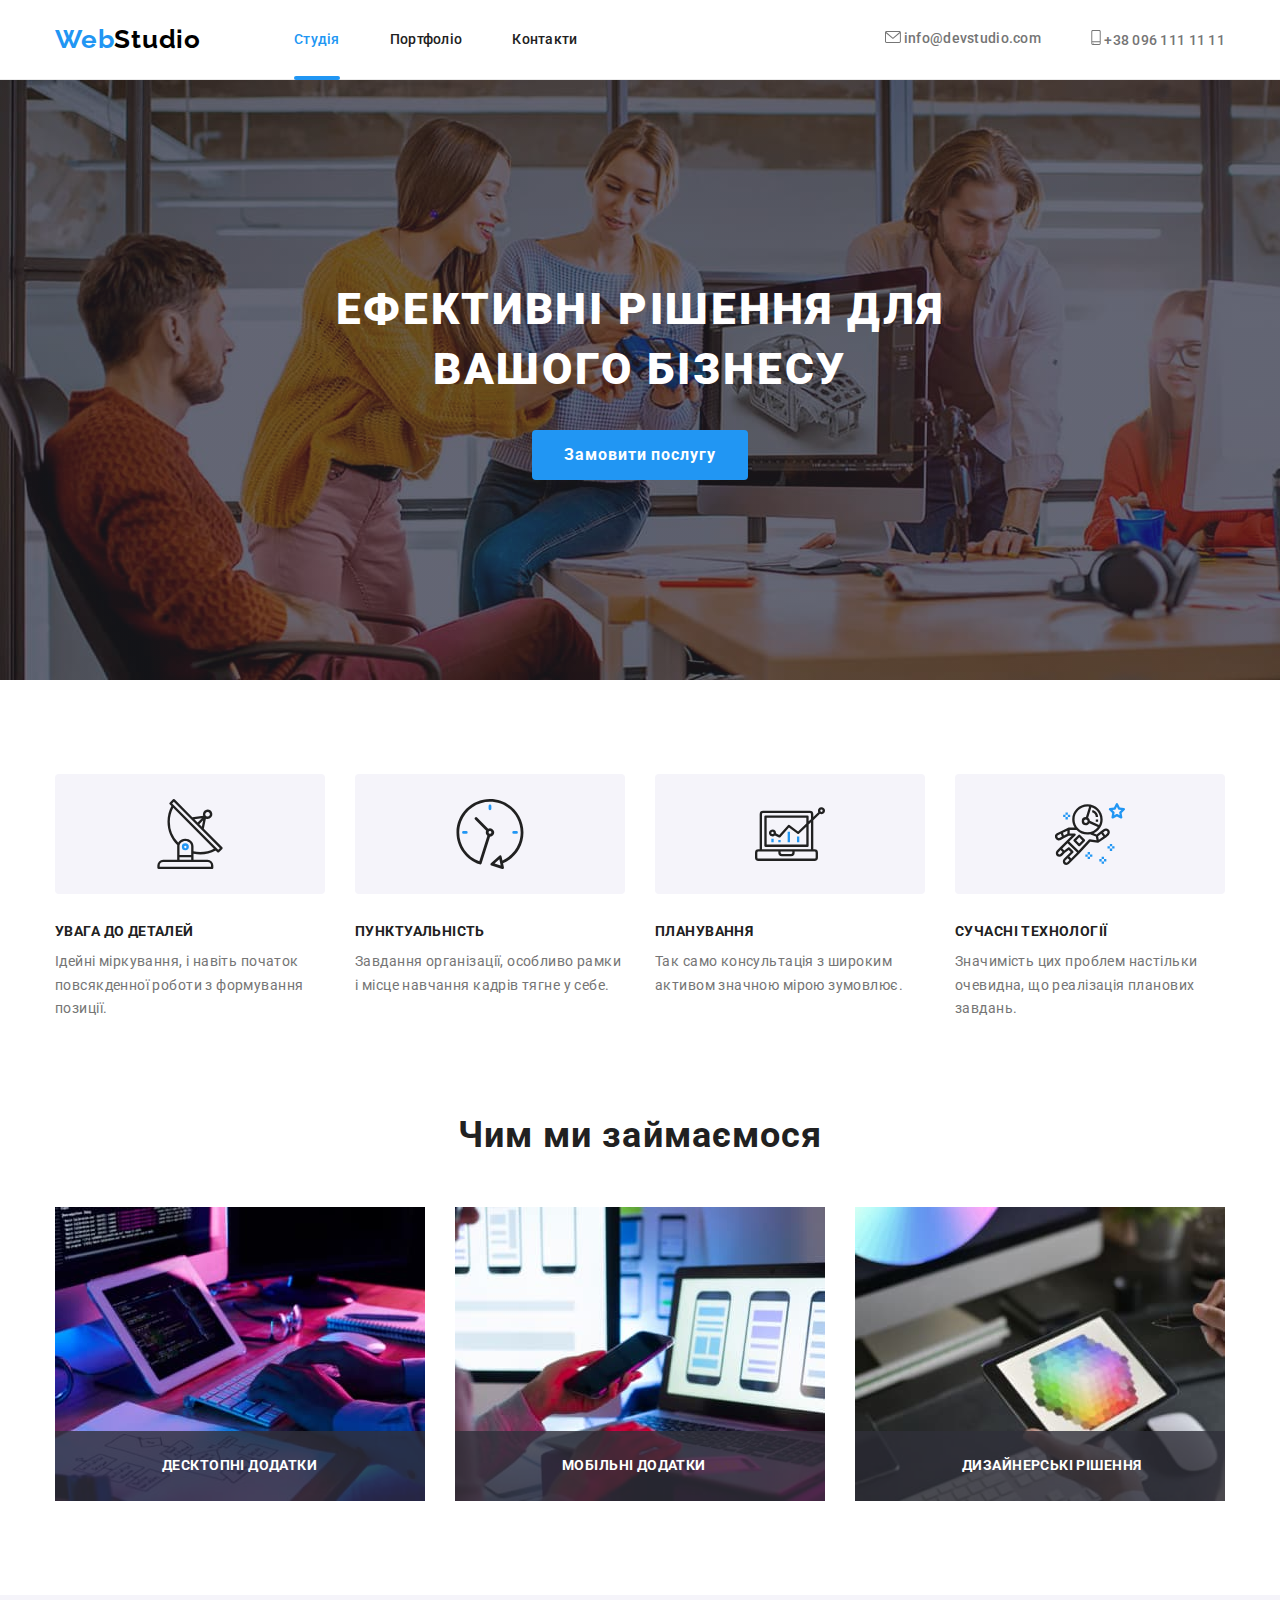
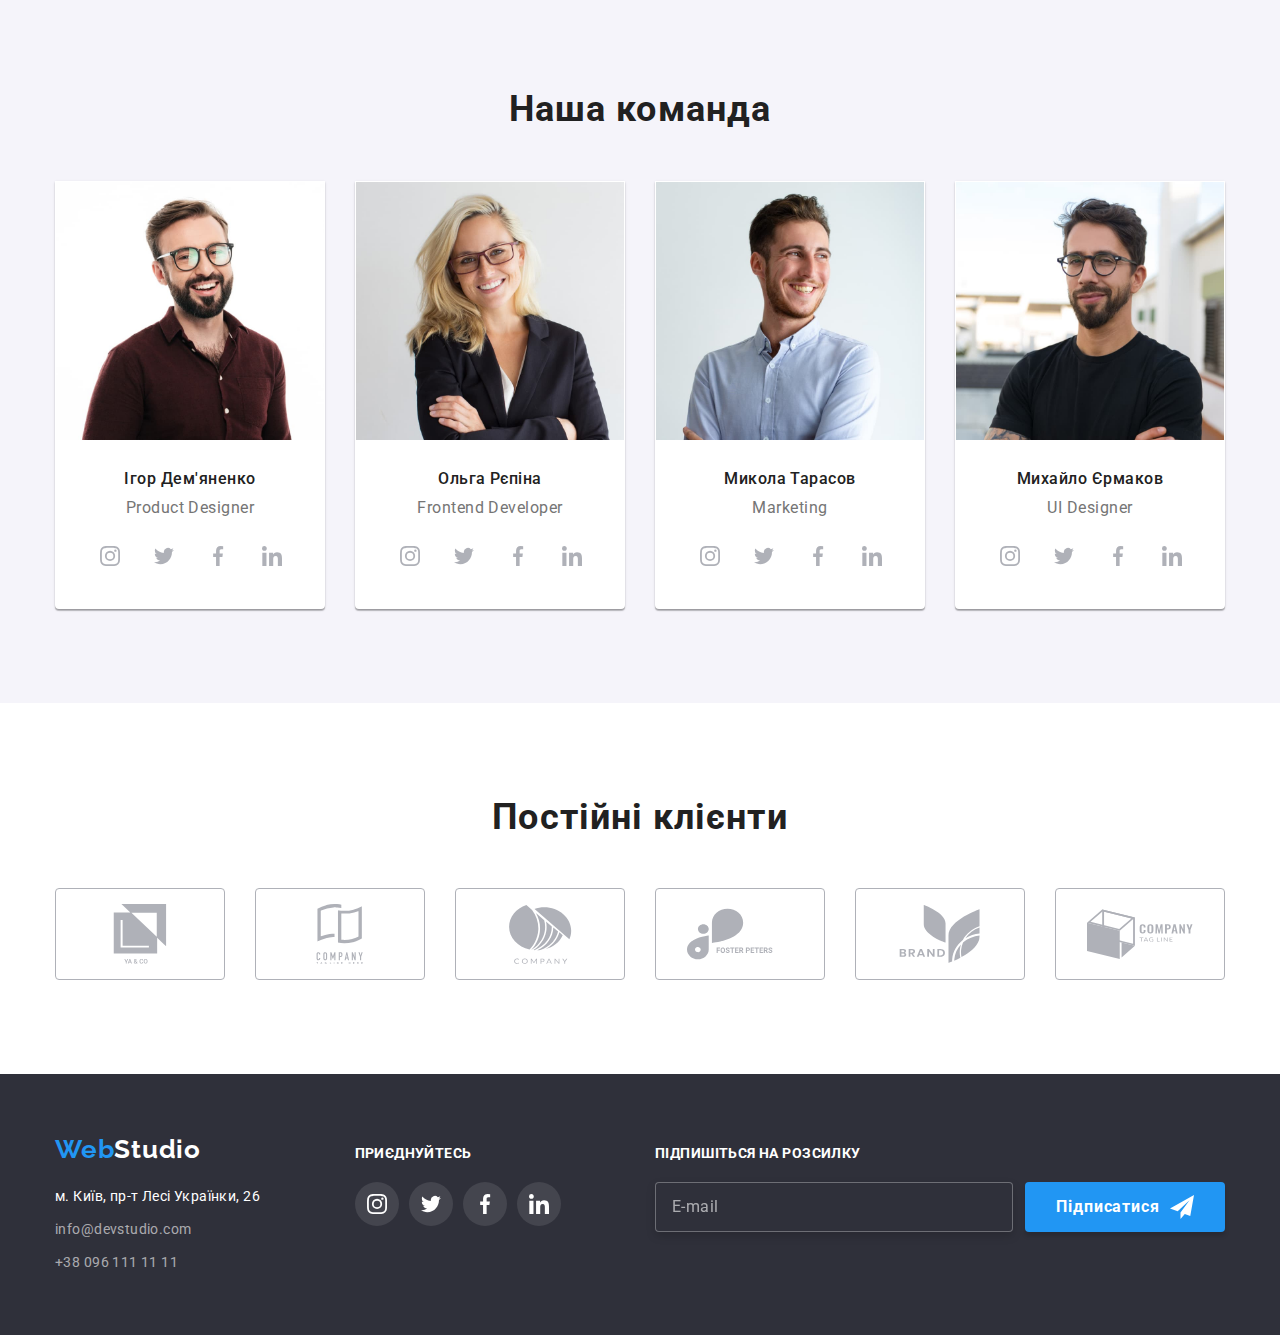
<file: index.html>
<!DOCTYPE html>
<html lang="uk">
<head>
    <meta charset="UTF-8">
    <meta http-equiv="X-UA-Compatible" content="IE=edge">
    <meta name="viewport" content="width=device-width, initial-scale=1.0">
    <title>web-studio</title>
    <link rel="stylesheet" href="https://cdnjs.cloudflare.com/ajax/libs/modern-normalize/1.1.0/modern-normalize.min.css">
    <link rel="preconnect" href="https://fonts.googleapis.com">
    <link rel="preconnect" href="https://fonts.gstatic.com" crossorigin>
    <link href="https://fonts.googleapis.com/css2?family=Raleway:wght@700&family=Roboto:wght@400;500;700;900&display=swap"
        rel="stylesheet">
    <link rel="stylesheet" href="./css/main.min.css">
</head>
<body>

    <header class="header">
        
        <div class="container header__box">
            <a lang="en" class="logo header__logo" href="./index.html">Web<span class="logo-black">Studio</span></a>
        <nav class="nav">
            <ul class="nav__list">
                <li>
                    <a class="nav__link nav__link--current" href="./index.html">Студія</a>
                </li>
                <li>
                    <a class="nav__link" href="./portfolio.html">Портфоліо</a>
                </li>
                <li>
                    <a class="nav__link" href="#">Контакти</a>
                </li>
            </ul>
        </nav>
        
            <ul class="contact">
                <li>
                <a lang="en" class="contact__link" href="mailto:info@devstudio.com">
                    <svg class="contact__icon" width="16px" height="12px">
                        <use href="./images/icons.svg#icon-mail">
                        </use>
                    </svg>
                    info@devstudio.com
                </a>
                </li>
                
                <li>
                <a class="contact__link" href="tel:+380961111111">
                    <svg class="contact__icon" width="10px" height="15px">
                        <use href="./images/icons.svg#icon-tel">
                        </use>
                    </svg>
                    +38 096 111 11 11
                </a>
                </li>
            </ul>
        </div>
              
    </header>   
    
    <main>

        <section class="hero">

            <div class="container">
        <h1 class="hero-title">
            Ефективні рішення для вашого бізнесу
        </h1>
        <button data-modal-open class="hero-button" type="button">Замовити послугу</button>
        </div>
        
        </section>

        <section class="features">

            <div class="container">
            <h2 class="visually-hidden">
                Наші переваги
            </h2>

            <ul class="features__list">
                <li>
                    <div class="features__box">
                        <svg class="features__icon">
                            <use href="./images/icons.svg#icon-antenna">
                           </use>
                        </svg>
                    </div>
                                       
                    <h3 class="features__title">
                Увага до деталей
                    </h3>
                        <p class="features__item">
                Ідейні міркування, і навіть початок повсякденної роботи з формування позиції.
                        </p>

                </li>
            
                <li>
                    <div class="features__box">
                        <svg class="features__icon">
                            <use href="./images/icons.svg#icon-clock">
                            </use>
                        </svg>
                    </div>
                    <h3 class="features__title">
                    Пунктуальність
                    </h3>
                        <p class="features__item">
                    Завдання організації, особливо рамки і місце навчання кадрів тягне у себе.
                        </p>
                </li>
            
                <li>
                    <div class="features__box">
                        <svg class="features__icon">
                            <use href="./images/icons.svg#icon-computer">
                            </use>
                        </svg>
                    </div>
                    <h3 class="features__title">
                    Планування
                    </h3>
                        <p class="features__item">
                    Так само консультація з широким активом значною мірою зумовлює.
                        </p>
                </li>
            
                <li>
                    <div class="features__box">
                        <svg class="features__icon">
                            <use href="./images/icons.svg#icon-astronaut">
                            </use>
                        </svg>
                    </div>
                    <h3 class="features__title">
                    Сучасні технології
                    </h3>
                        <p class="features__item">
                    Значимість цих проблем настільки очевидна, що реалізація планових завдань.
                        </p>
                </li>             
            </ul>
            </div>

        </section>

        <section class="work">

            <div class="container">
            <h2 class="work__title">
                Чим ми займаємося
            </h2>
            <ul class="work__list">
                <li>
                    <div class="work__box">
                        <div class="work__element">
                            <p>десктопні додатки</p>
                        </div>
                        <img src="./images/tablet.jpg" alt="людина дивиться у планшет і друкує текст" width="370">
                    </div>
                </li>
                <li>
                    <div class="work__box">
                        <div class="work__element">
                            <p>мобільні додатки</p>
                        </div>
                        <img src="./images/notpad.jpg" alt="дівчина дивиться у телефон і параллельно у компьютер" width="370">
                    </div>
                </li>
                <li>
                    <div class="work__box">
                        <div class="work__element">
                            <p>дизайнерські рішення</p> 
                        </div>
                        <img src="./images/smartphone.jpg" alt="дывчина дивиться у смартфон" width="370">
                    </div>
                </li>
            </ul>
            </div>

        </section>

        <section class="command">

            <div class="container">
            <h2 class="command__title">
                Наша команда
            </h2>

            <ul class="command-wrapper">
                <li class="command-wrapper__list">
                    <img src="./images/igor.jpg" alt="на фото зображений чоловік Ігор Дем'яненко" width="270">
                    <div class="command-wrapper__box">
                    <h3 class="command-wrapper__name">
                        Ігор Дем'яненко
                    </h3>
                        <p lang="en" class="command-wrapper__speciality">
                        Product Designer
                        </p>
                        <ul class="command-socials">
                            <li>
                                <a href="" class="command-socials__link">
                                    <svg class="command-socials__icon">
                                        <use href="./images/icons.svg#icon-instagram">
                                        </use>
                                    </svg>                                          
                                </a>
                            </li>

                            <li>
                            <a href="" class="command-socials__link">
                                <svg class="command-socials__icon">
                                    <use href="./images/icons.svg#icon-twitter">
                                    </use>
                                </svg>
                            </a>
                            </li>

                            <li>
                                <a href="" class="command-socials__link">
                                    <svg class="command-socials__icon">
                                        <use href="./images/icons.svg#icon-facebook">
                                        </use>
                                    </svg>
                                </a>
                            </li>

                            <li>
                                <a href="" class="command-socials__link">
                                    <svg class="command-socials__icon">
                                        <use href="./images/icons.svg#icon-linkedin">
                                        </use>
                                    </svg>
                                </a>
                            </li>
                        </ul>
                    </div>
                </li>
            
                <li class="command-wrapper__list">
                    <img src="./images/olga.jpg" alt="на фото зображена дівчина Ольга Рєпіна" width="270">
                    <div class="command-wrapper__box">
                    <h3 class="command-wrapper__name">
                        Ольга Рєпіна
                    </h3 >
                        <p lang="en" class="command-wrapper__speciality">
                        Frontend Developer
                        </p>
                        <ul class="command-socials">
                            <li>
                                <a href="" class="command-socials__link">
                                    <svg class="command-socials__icon">
                                        <use href="./images/icons.svg#icon-instagram">
                                        </use>
                                    </svg>
                                </a>
                            </li>

                            <li>
                                <a href="" class="command-socials__link">
                                    <svg class="command-socials__icon">
                                        <use href="./images/icons.svg#icon-twitter">
                                        </use>
                                    </svg>
                                </a>
                            </li>

                            <li>
                                <a href="" class="command-socials__link">
                                    <svg class="command-socials__icon">
                                        <use href="./images/icons.svg#icon-facebook">
                                        </use>
                                    </svg>
                                </a>
                            </li>

                            <li>
                                <a href="" class="command-socials__link">
                                    <svg class="command-socials__icon">
                                        <use href="./images/icons.svg#icon-linkedin">
                                        </use>
                                    </svg>
                                </a>
                            </li>
                        </ul>
                    </div>
                </li>
            
                <li class="command-wrapper__list">
                    <img src="./images/mikola.jpg" alt="на фото зображений чоловік Микола Тарасов" width="270">
                    <div class="command-wrapper__box">
                    <h3 class="command-wrapper__name">
                        Микола Тарасов
                    </h3>
                        <p lang="en" class="command-wrapper__speciality">
                        Marketing
                        </p>
                        <ul class="command-socials">
                            <li>
                                <a href="" class="command-socials__link">
                                    <svg class="command-socials__icon">
                                        <use href="./images/icons.svg#icon-instagram">
                                        </use>
                                    </svg>
                                </a>
                            </li>
                        
                            <li>
                                <a href="" class="command-socials__link">
                                    <svg class="command-socials__icon">
                                        <use href="./images/icons.svg#icon-twitter">
                                        </use>
                                    </svg>
                                </a>
                            </li>
                        
                            <li>
                                <a href="" class="command-socials__link">
                                    <svg class="command-socials__icon">
                                        <use href="./images/icons.svg#icon-facebook">
                                        </use>
                                    </svg>
                                </a>
                            </li>
                        
                            <li>
                                <a href="" class="command-socials__link">
                                    <svg class="command-socials__icon">
                                        <use href="./images/icons.svg#icon-linkedin">
                                        </use>
                                    </svg>
                                </a>
                            </li>
                        </ul>
                    </div>
                </li>
                            
                <li class="command-wrapper__list">
                    <img src="./images/mikhaylo.jpg" alt="на фото зображений чоловік Михайло Єрмаков" width="270">
                    <div class="command-wrapper__box">
                    <h3 class="command-wrapper__name">
                        Михайло Єрмаков
                    </h3>
                        <p lang="en" class="command-wrapper__speciality">
                        UI Designer
                        </p>
                        <ul class="command-socials">
                            <li>
                                <a href="" class="command-socials__link">
                                    <svg class="command-socials__icon">
                                        <use href="./images/icons.svg#icon-instagram">
                                        </use>
                                    </svg>
                                </a>
                            </li>

                            <li>
                                <a href="" class="command-socials__link">
                                    <svg class="command-socials__icon">
                                        <use href="./images/icons.svg#icon-twitter">
                                        </use>
                                    </svg>
                                </a>
                            </li>

                            <li>
                                <a href="" class="command-socials__link">
                                    <svg class="command-socials__icon">
                                        <use href="./images/icons.svg#icon-facebook">
                                        </use>
                                    </svg>
                                </a>
                            </li>

                            <li>
                                <a href="" class="command-socials__link">
                                    <svg class="command-socials__icon">
                                        <use href="./images/icons.svg#icon-linkedin">
                                        </use>
                                    </svg>
                                </a>
                            </li>
                        </ul>
                    </div>
                </li>
                
            </ul>
            </div>

        </section>

        <section class="clients">
            <div class="container">
                <h2 class="clients__title">
                    Постійні клієнти
                </h2>
                <ul class="clients__list">
                    <li>
                        <a href="" class="clients__link">
                            <svg class="clients__icon">
                                <use href="./images/icons.svg#icon-ya--go">
                                </use>
                            </svg>
                        </a>
                    </li>

                    <li>
                        <a href="" class="clients__link">
                            <svg class="clients__icon">
                                <use href="./images/icons.svg#icon-company-tagline-here">
                                </use>
                            </svg>
                        </a>
                    </li>

                    <li>
                        <a href="" class="clients__link">
                            <svg class="clients__icon">
                                <use href="./images/icons.svg#icon-company">
                                </use>
                            </svg>
                        </a>
                    </li>

                    <li>
                        <a href="" class="clients__link">
                            <svg class="clients__icon">
                                <use href="./images/icons.svg#icon-foster-peters">
                                </use>
                            </svg>
                        </a>
                    </li>

                    <li>
                        <a href="" class="clients__link">
                            <svg class="clients__icon">
                                <use href="./images/icons.svg#icon-brand">
                                </use>
                            </svg>
                        </a>
                    </li>

                    <li>
                        <a href="" class="clients__link">
                            <svg class="clients__icon">
                                <use href="./images/icons.svg#icon-company-tagline">
                                </use>
                            </svg>
                        </a>
                    </li>
                </ul>

            </div>

        </section>

    </main>

    <footer class="footer">

        <div class="container footer__box">
            <div>
                <a lang="en" class="logo footer__logo" href="./index.html">Web<span class="logo-white">Studio</span></a>
            <address class="address">
                <ul class="address__list">
                    <li>
                        <a class="address__text" href="https://goo.gl/maps/CPtrU1FHBa2aNyZL9" target="_blank" rel="noopener noreferrer nofollow">
                            м. Київ, пр-т Лесі
                            Українки, 26</a>
                    </li>
                    <li>
                        <a class="address__link" href="mailto:info@devstudio.com">info@devstudio.com</a>
                    </li>
                    <li>
                        <a class="address__link" href="tel:+380961111111">+38 096 111 11 11</a>
                    </li>
                </ul>
            </address>
            </div>

            <div class="footer-join">
                <b class="footer-join__title">
                    приєднуйтесь
                </b>
                <ul class="footer-join__inner">
                    <li>
                        <a href="" class="footer-join__link">
                            <svg class="footer-join__icon" width="20" height="20">
                                <use href="./images/icons.svg#icon-instagram">
                                </use>
                            </svg>
                        </a>
                    </li>
                    
                    <li>
                        <a href="" class="footer-join__link">
                            <svg class="footer-join__icon" width="20" height="20">
                                <use href="./images/icons.svg#icon-twitter">
                                </use>
                            </svg>
                        </a>
                    </li>

                    <li>
                        <a href="" class="footer-join__link">
                            <svg class="footer-join__icon" width="20" height="20">
                                <use href="./images/icons.svg#icon-facebook">
                                </use>
                            </svg>
                        </a>
                    </li>

                    <li>
                        <a href="" class="footer-join__link">
                            <svg class="footer-join__icon" width="20" height="20">
                                <use href="./images/icons.svg#icon-linkedin">
                                </use>
                            </svg>
                        </a>
                    </li>
                </ul>
            </div>

            <div class="footer-subscription">
                <b class="footer-subscription__text">Підпишіться на розсилку</b>
                <form class="footer-subscription__form">
                    <input type="email" name="mail" placeholder="E-mail" />
                    <button class="footer-subscription__button" type="submit">Підписатися
                        <svg class="footer-subscription__icon" width="24" height="24">
                            <use href="./images/icons.svg#icon-envelope">
                            </use>
                        </svg>
                    </button>
                </form>
            </div>
        </div>

    </footer>
    
    <div class="backdrop is-hidden" data-modal>
        <div class="modal">
            <button class="modal__button" data-modal-close type="button">
                <svg class="modal__icon">
                    <use href="./images/icons.svg#icon-close-modal">
                    </use>
                </svg>
            </button>
            
            <b class="text-form">Залиште свої дані, ми вам передзвонимо</b>
            <form name="contact-form" class="form">
                <div class="form__wrapper">   
                    <label class="form__label" for="user-name">Ім'я</label>
                    <div class="form__box">
                        <input class="form__input" type="text" name="user-name" id="user-name"/>
                        <svg class="form__icon" width="18" height="18">
                            <use href="./images/icons.svg#icon-name">
                            </use>
                        </svg>
                    </div>
                </div> 

                <div class="form__wrapper">
                    <label class="form__label" for="tel">Телефон</label>
                    <div class="form__box">
                        <input class="form__input" type="tel" name="tel" id="tel"/>
                        <svg class="form__icon" width="18" height="18">
                            <use href="./images/icons.svg#icon-phone">
                            </use>
                        </svg>
                    </div>
                </div>

                <div class="form__wrapper">
                    <label class="form__label" for="mail">Пошта</label>
                    <div class="form__box">
                        <input class="form__input" type="email" name="mail" id="mail"/>
                        <svg class="form__icon" width="18" height="18">
                            <use href="./images/icons.svg#icon-email">
                            </use>
                        </svg>
                    </div>
                </div>
                
                <div class="form__wrapper form_end">
                    <label class="form__label" for="comment">Коментар</label>
                    <textarea class="form__textarea" name="comment" id="comment" placeholder="Введіть текст"></textarea>
                </div>

                <div class="form-checkbox">
                    <label class="form-checkbox__label" for="Subscription">
                        <input class="form-checkbox__input" type="checkbox" name="Subscription" id="Subscription"/> 
                        <span class="form-checkbox__border">
                            <svg class="form-checkbox__icon">
                                <use href="./images/icons.svg#icon-check-on">
                                </use>
                            </svg>
                        </span>
                        Погоджуюся з розсилкою та приймаю<a class="form-checkbox__link" href="">Умови договору</a>
                    </label>
                </div>
               
                <button class="form-button" type="submit">Відправити</button>
                
            </form>
        </div>
    </div>
    <script src="./js/modal.js"></script>
</body>
</html>
</file>
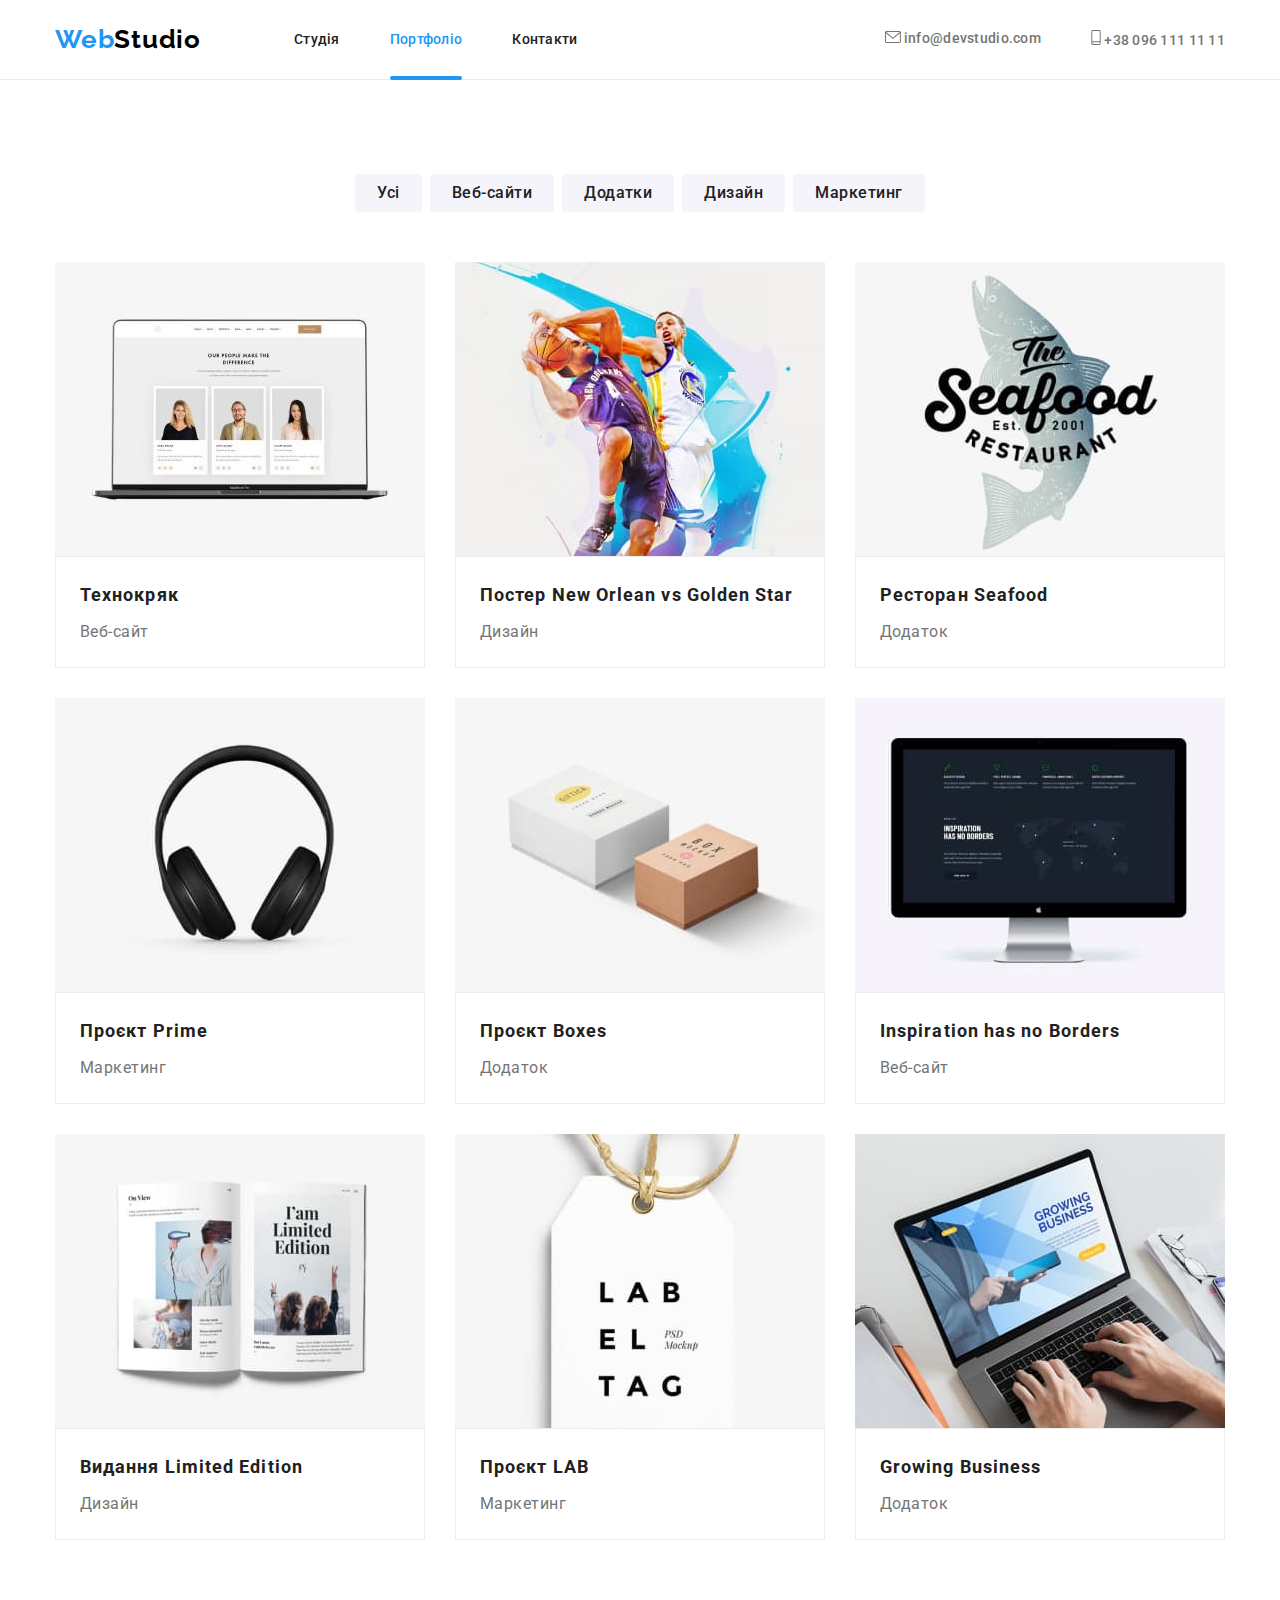
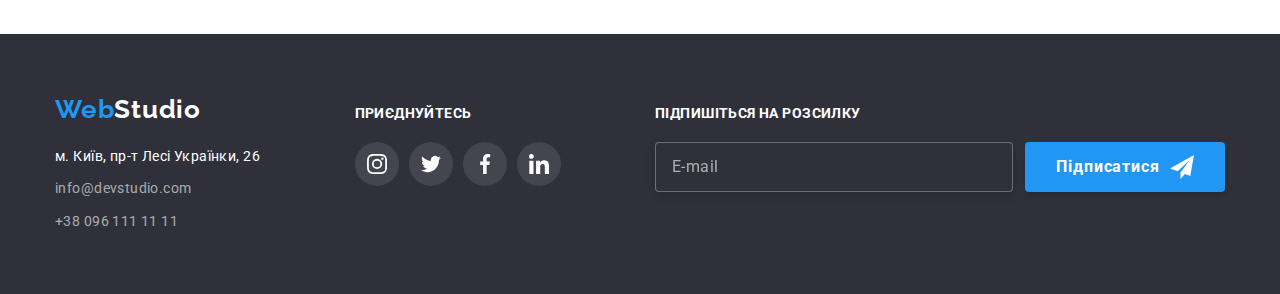
<file: portfolio.html>
<!DOCTYPE html>
<html lang="uk">
<head>
    <meta charset="UTF-8">
    <meta http-equiv="X-UA-Compatible" content="IE=edge">
    <meta name="viewport" content="width=device-width, initial-scale=1.0">
    <title>Portfolio</title>
    <link rel="stylesheet" href="https://cdnjs.cloudflare.com/ajax/libs/modern-normalize/1.1.0/modern-normalize.min.css">
    <link rel="preconnect" href="https://fonts.googleapis.com">
    <link rel="preconnect" href="https://fonts.gstatic.com" crossorigin>
    <link href="https://fonts.googleapis.com/css2?family=Raleway:wght@700&family=Roboto:wght@400;500;700;900&display=swap"
        rel="stylesheet">
    <link rel="stylesheet" href="./css/main.min.css">
</head>
<body>
    <header class="header">

        <div class="container header__box">
            <a lang="en" class="logo header__logo" href="./index.html">Web<span class="logo-black">Studio</span></a>
            <nav class="nav">
                <ul class="nav__list">
                    <li>
                        <a class="nav__link" href="./index.html">Студія</a>
                    </li>
                    <li>
                        <a class="nav__link nav__link--current" href="./portfolio.html">Портфоліо</a>
                    </li>
                    <li>
                        <a class="nav__link" href="#">Контакти</a>
                    </li>
                </ul>
            </nav>
        <ul class="contact">
            <li>
                <a lang="en" class="contact__link" href="mailto:info@devstudio.com">
                    <svg class="contact__icon" width="16px" height="12px">
                        <use href="./images/icons.svg#icon-mail">
                        </use>
                    </svg>
                    info@devstudio.com
                </a>
            </li>
            <li>
                <a class="contact__link" href="tel:+380961111111">
                    <svg class="contact__icon" width="10px" height="15px">
                        <use href="./images/icons.svg#icon-tel">
                        </use>
                    </svg>
                    +38 096 111 11 11
                </a>
            </li>
        </ul>
        </div>

    </header>

    <main>

        <section class="card">

        <div class="container">
            <h1 class="visually-hidden">
                Портфоліо
            </h1>

        <ul class="button-card">
            <li>
                <button class="button-card__item" type="button">Усі</button>
            </li>
            <li>
                <button class="button-card__item" type="button">Веб-сайти</button>
            </li>
            <li>
                <button class="button-card__item" type="button">Додатки</button>
            </li>
            <li>
                <button class="button-card__item" type="button">Дизайн</button>
            </li>
            <li>
                <button class="button-card__item" type="button">Маркетинг</button>
            </li>
        </ul>

        <div class="flex-container">
        <ul class="reclam">
            
            <li>
                <a href="" class="reclam-link">
                    <div class="reclam-backdrop">
                        <img src="./images/technokriack.jpg" alt="Список із трьох людей" width="370" height="294">
                        <div class="reclam-box">
                            <p class="reclam-text">
                                Ресурс пропонує комплексні пропозиції з різним рівнем функціоналу та сервісів. Все це дозволить відвідувачу отримати
                                вичерпні відомості про компанію чи приватну особу.
                            </p>
                        </div>
                    </div>
                <div class="reclam-tools">
                <h2 class="reclam-title">
                    Технокряк
                </h2>
                <p class="reclam-item">
                    Веб-сайт
                </p>
                </div>
                </a>
            </li>
                        
            <li>
                <a href="" class="reclam-link">
                    <div class="reclam-backdrop">
                        <img src="./images/basketball.jpg" alt="Два хлопці грають у баскетбол" width="370" height="294">
                        <div class="reclam-box">
                            <p class="reclam-text">
                                Ресурс пропонує комплексні пропозиції з різним рівнем функціоналу та сервісів. Все це дозволить відвідувачу отримати
                                вичерпні відомості про компанію чи приватну особу.
                            </p>
                        </div>
                    </div>
                <div class="reclam-tools">
                <h2 class="reclam-title">
                    Постер New Orlean vs Golden Star
                </h2>
                <p class="reclam-item">
                    Дизайн
                </p>
                </div>
                </a>
            </li>
                        
            <li>
                <a href="" class="reclam-link">
                    <div class="reclam-backdrop">
                        <img src="./images/restaurant.jpg" alt="логотип ресторану" width="370" height="294">
                        <div class="reclam-box">
                            <p class="reclam-text">
                                Ресурс пропонує комплексні пропозиції з різним рівнем функціоналу та сервісів. Все це дозволить відвідувачу отримати
                                вичерпні відомості про компанію чи приватну особу.
                            </p>
                        </div>
                    </div>
                <div class="reclam-tools">
                <h2 class="reclam-title">
                    Ресторан Seafood
                </h2>
                <p class="reclam-item">
                    Додаток
                </p>
                </div>
                </a>
            </li>
                        
            <li>
                <a href="" class="reclam-link">
                    <div class="reclam-backdrop">
                        <img src="./images/headphones.jpg" alt="фото навушників" width="370" height="294">
                        <div class="reclam-box">
                            <p class="reclam-text">
                                Ресурс пропонує комплексні пропозиції з різним рівнем функціоналу та сервісів. Все це дозволить відвідувачу отримати
                                вичерпні відомості про компанію чи приватну особу.
                            </p>
                        </div>
                    </div>
                <div class="reclam-tools">
                <h2 class="reclam-title">
                    Проєкт Prime
                </h2>
                <p class="reclam-item">
                    Маркетинг
                </p>
                </div>
                </a>
            </li>
                        
            <li>
                <a href="" class="reclam-link">
                <div class="reclam-backdrop">
                    <img src="./images/boxes.jpg" alt="фото двох невеликих коробочьок" width="370" height="294">
                    <div class="reclam-box">
                        <p class="reclam-text">
                            Ресурс пропонує комплексні пропозиції з різним рівнем функціоналу та сервісів. Все це дозволить відвідувачу отримати
                            вичерпні відомості про компанію чи приватну особу.
                        </p>
                    </div>
                </div>
                <div class="reclam-tools">
                <h2 class="reclam-title">
                    Проєкт Boxes
                </h2>
                <p class="reclam-item">
                    Додаток
                </p>
                </div>
                </a>
            </li>
                        
            <li>
                <a href="" class="reclam-link">
                <div class="reclam-backdrop">
                    <img src="./images/monitor.jpg" alt="зображення монітору" width="370" height="294">
                    <div class="reclam-box">
                        <p class="reclam-text">
                            Ресурс пропонує комплексні пропозиції з різним рівнем функціоналу та сервісів. Все це дозволить відвідувачу отримати
                            вичерпні відомості про компанію чи приватну особу.
                        </p>
                    </div>
                </div>
                <div class="reclam-tools">
                <h2 lang="en" class="reclam-title">
                    Inspiration has no Borders
                </h2>
                <p class="reclam-item">
                    Веб-сайт
                </p>
                </div>
                </a>
            </li>
                        
            <li>
                <a href="" class="reclam-link">
                <div class="reclam-backdrop">
                    <img src="./images/book.jpg" alt="на фото зображена книга під назвою обмежений випуск" width="370" height="294">
                    <div class="reclam-box">
                        <p class="reclam-text">
                            Ресурс пропонує комплексні пропозиції з різним рівнем функціоналу та сервісів. Все це дозволить відвідувачу отримати
                            вичерпні відомості про компанію чи приватну особу.
                        </p>
                    </div>
                </div>
                <div class="reclam-tools">
                <h2 class="reclam-title">
                    Видання Limited Edition
                </h2>
                <p class="reclam-item">
                    Дизайн
                </p>
                </div>
                </a>
            </li>
                        
            <li>
                <a href="" class="reclam-link">
                <div class="reclam-backdrop">
                    <img src="./images/trinket.jpg" alt="на малюнку зображений брелок" width="370" height="294">
                    <div class="reclam-box">
                        <p class="reclam-text">
                            Ресурс пропонує комплексні пропозиції з різним рівнем функціоналу та сервісів. Все це дозволить відвідувачу отримати
                            вичерпні відомості про компанію чи приватну особу.
                        </p>
                    </div>
                </div>
                <div class="reclam-tools">
                <h2 class="reclam-title">
                    Проєкт LAB
                </h2>
                <p class="reclam-item">
                    Маркетинг
                </p>
                </div>
                </a>
            </li>
            
            <li>
                <a href="" class="reclam-link">
                <div class="reclam-backdrop">
                    <img src="./images/notbook.jpg" alt="на малюнку зображений ноутбук" width="370" height="294">
                    <div class="reclam-box">
                        <p class="reclam-text">
                            Ресурс пропонує комплексні пропозиції з різним рівнем функціоналу та сервісів. Все це дозволить відвідувачу отримати
                            вичерпні відомості про компанію чи приватну особу.
                        </p>
                    </div>
                </div>
                <div class="reclam-tools">
                <h2 lang="en" class="reclam-title">
                    Growing Business
                </h2>
                <p class="reclam-item">
                    Додаток
                </p>
                </div>
                </a>
            </li>
            
        </ul>
        </div>
        </div>

        </section>

    </main>

    <footer class="footer">

        <div class="container footer__box">
            <div>
                <a lang="en" class="logo footer__logo" href="./index.html">Web<span class="logo-white">Studio</span></a>
                <address class="address">
                    <ul class="address__list">
                        <li>
                            <a class="address__text" href="https://goo.gl/maps/CPtrU1FHBa2aNyZL9" target="_blank"
                                rel="noopener noreferrer nofollow">
                                м. Київ, пр-т Лесі
                                Українки, 26</a>
                        </li>
                        <li>
                            <a class="address__link" href="mailto:info@devstudio.com">info@devstudio.com</a>
                        </li>
                        <li>
                            <a class="address__link" href="tel:+380961111111">+38 096 111 11 11</a>
                        </li>
                    </ul>
                </address>
            </div>
        
            <div class="footer-join">
                <b class="footer-join__title">
                    приєднуйтесь
                </b>
                <ul class="footer-join__inner">
                    <li>
                        <a href="" class="footer-join__link">
                            <svg class="footer-join__icon" width="20" height="20">
                                <use href="./images/icons.svg#icon-instagram">
                                </use>
                            </svg>
                        </a>
                    </li>
            
                    <li>
                        <a href="" class="footer-join__link">
                            <svg class="footer-join__icon" width="20" height="20">
                                <use href="./images/icons.svg#icon-twitter">
                                </use>
                            </svg>
                        </a>
                    </li>
            
                    <li>
                        <a href="" class="footer-join__link">
                            <svg class="footer-join__icon" width="20" height="20">
                                <use href="./images/icons.svg#icon-facebook">
                                </use>
                            </svg>
                        </a>
                    </li>
            
                    <li>
                        <a href="" class="footer-join__link">
                            <svg class="footer-join__icon" width="20" height="20">
                                <use href="./images/icons.svg#icon-linkedin">
                                </use>
                            </svg>
                        </a>
                    </li>
                </ul>
            </div>

            <div class="footer-subscription">
                <b class="footer-subscription__text">Підпишіться на розсилку</b>
                <form class="footer-subscription__form">
                    <input type="email" name="mail" placeholder="E-mail" />
                    <button class="footer-subscription__button" type="submit">Підписатися
                        <svg class="footer-subscription__icon" width="24" height="24">
                            <use href="./images/icons.svg#icon-envelope">
                            </use>
                        </svg>
                    </button>
                </form>
            </div>
        </div>

    </footer>

</body>
</html>
</file>
<file: css/main.min.css>
:root{--primery-text-color: #212121;--title-text-color: #757575;--accent-color: #2196F3;--white: #ffffff;--fill-icon: #AFB1B8;--secondaly: #2F303A;--timing-function: cubic-bezier(0.4, 0, 0.2, 1)}body{background-color:var(--white);color:var(--primery-text-color);font-family:"Roboto",sans-serif;font-size:14px}img{display:block;max-width:100%;height:auto}li{list-style:none}.container{width:1200px;margin-left:auto;margin-right:auto;padding:0% 15px 0% 15px}h1,h2,h3,h4,ul,p{margin:0%;padding:0%}.visually-hidden{position:absolute;white-space:nowrap;width:1px;height:1px;overflow:hidden;border:none;padding:0;clip:rect(0 0 0 0);clip-path:inset(50%);margin:-1px}.address{font-family:"Roboto";font-style:normal;letter-spacing:.03em}.address__list{display:flex;flex-direction:column;gap:9px}.address__text{color:var(--white);line-height:1.7;text-decoration:none}.address__link{color:rgba(255,255,255,.6);line-height:1.7;text-decoration:none;transition:color 250ms var(--timing-function)}.address__link:hover,.address__link:focus{color:var(--accent-color)}.backdrop{position:fixed;top:0;left:0;width:100%;height:100%;background-color:rgba(0,0,0,.2);opacity:1;transition:opacity 250ms var(--timing-function),visibility 250ms var(--timing-function)}.backdrop.is-hidden{opacity:0;pointer-events:none;visibility:hidden}.backdrop.is-hidden .modal{transform:translate(-50%, -50%) scaleX(0.1)}.button-card{display:flex;justify-content:center;margin-bottom:50px;gap:8px;text-align:center}.button-card__item{padding:6px 22px;font-family:"Roboto";font-weight:500;font-size:16px;line-height:1.62;letter-spacing:.03em;border-radius:4px;border:none;background:#f5f4fa;color:var(--primery-text-color);transition:color 250ms var(--timing-function),background-color 250ms var(--timing-function),box-shadow 250ms var(--timing-function),filter 250ms var(--timing-function)}.button-card__item:hover,.button-card__item:focus{color:var(--white);cursor:pointer;background-color:var(--accent-color);box-shadow:0px 3px 1px rgba(0,0,0,.1),0px 1px 2px rgba(0,0,0,.08),0px 2px 2px rgba(0,0,0,.12);filter:drop-shadow(0px 4px 4px rgba(0, 0, 0, 0.25))}.card{padding-top:94px;padding-bottom:94px}.reclam{display:flex;flex-wrap:wrap;gap:30px}.reclam-link{display:block;text-decoration:none;transition:box-shadow 250ms var(--timing-function)}.reclam-link:hover{box-shadow:0px 1px 1px rgba(0,0,0,.12),0px 4px 4px rgba(0,0,0,.06),1px 4px 6px rgba(0,0,0,.16)}.reclam-backdrop{position:relative;overflow:hidden}.reclam-box{position:absolute;top:0;left:0;width:100%;height:100%;background-color:var(--accent-color);opacity:.9;transform:translateY(100%);transition:transform 250ms var(--timing-function)}.reclam-backdrop:hover::after{transform:translateY(0)}.reclam-link:hover .reclam-box{transform:translateY(0)}.reclam-text{padding:63px 24px;font-size:18px;line-height:1.55;letter-spacing:.03em;color:var(--white)}.reclam-text:hover{transform:translateY(0)}.reclam-tools{padding:20px 24px;border:1px solid #eee}.reclam-title{margin-bottom:4px;font-weight:700;font-size:18px;line-height:2;letter-spacing:.06em;color:var(--primery-text-color)}.reclam-item{font-size:16px;line-height:1.87;letter-spacing:.03em;color:var(--title-text-color)}.command{padding-top:94px;padding-bottom:94px;background:#f5f4fa}.command__title{margin-bottom:50px;font-weight:700;font-size:36px;line-height:1.16;text-align:center;letter-spacing:.03em;color:var(--primery-text-color)}.command-wrapper{display:flex;gap:30px}.command-wrapper__list{width:270px;text-align:center;background:#fff;box-shadow:0px 1px 3px rgba(0,0,0,.12),0px 1px 1px rgba(0,0,0,.14),0px 2px 1px rgba(0,0,0,.2);border-radius:0px 0px 4px 4px;border:rgba(0,0,0,0) solid 1px}.command-wrapper__box{padding:30px 32px}.command-wrapper__name{margin-bottom:10px;font-weight:500;font-size:16px;line-height:1.18;letter-spacing:.03em;color:var(--primery-text-color)}.command-wrapper__speciality{margin-bottom:16px;font-size:16px;line-height:1.18;letter-spacing:.03em;color:var(--title-text-color)}.command-socials{display:flex;gap:10px}.command-socials__link{display:flex;align-items:center;justify-content:center;width:44px;height:44px;fill:var(--fill-icon);border-radius:50%;outline:none;transition:background-color 250ms var(--timing-function),box-shadow 250ms var(--timing-function),fill 250ms var(--timing-function)}.command-socials__link:hover,.command-socials__link:focus{fill:var(--white);background-color:var(--accent-color);box-shadow:0px 4px 4px rgba(0,0,0,.25)}.command-socials__icon{width:20px;height:20px}.contact{display:flex;margin-left:auto;gap:50px}.contact__link{font-weight:500;line-height:1.14;letter-spacing:.02em;text-decoration:none;outline:none;color:var(--title-text-color);fill:currentColor;transition:color 250ms var(--timing-function)}.contact__link:hover,.contact__link:focus{color:var(--accent-color)}.clients{padding-top:94px;padding-bottom:94px}.clients__title{text-align:center;margin-bottom:50px;font-size:36px;line-height:1.16;letter-spacing:.03em;color:var(--primery-text-color)}.clients__list{display:flex;gap:30px}.clients__link{display:flex;align-items:center;justify-content:center;width:170px;height:92px;border:1px solid var(--fill-icon);border-radius:4px;outline:none;fill:var(--fill-icon);transition:fill 250ms var(--timing-function),border-color 250ms var(--timing-function)}.clients__link:hover,.clients__link:focus{fill:var(--accent-color);border-color:var(--accent-color)}.clients__icon{width:106px;height:60px}.features{padding-top:94px;padding-bottom:94px}.features__list{display:flex;gap:30px}.features__box{display:flex;align-items:center;justify-content:center;margin-bottom:30px;width:270px;height:120px;background:#f5f4fa;border-radius:4px}.features__icon{width:70px;height:70px}.features__title{margin-bottom:10px;color:var(--primery-text-color);font-weight:700;font-size:14px;line-height:1.14;letter-spacing:.03em;text-transform:uppercase}.features__item{color:var(--title-text-color);line-height:1.7;letter-spacing:.03em}.footer{padding:60px 0%;background-color:var(--secondaly)}.footer .footer__box{display:flex;align-items:baseline;justify-content:space-between}.footer .footer__logo{display:flex;margin-bottom:20px}.footer-join__title{line-height:1.14;letter-spacing:.03em;text-transform:uppercase;color:var(--white)}.footer-join__inner{display:flex;margin-top:20px;gap:10px}.footer-join__link{display:flex;align-items:center;justify-content:center;width:44px;height:44px;border-radius:50%;outline:none;fill:var(--white);background:rgba(255,255,255,.1);transition:background-color 250ms var(--timing-function)}.footer-join__link:hover,.footer-join__link:focus{background-color:var(--accent-color)}.footer-subscription__text{font-weight:700;line-height:1.14;letter-spacing:.03em;text-transform:uppercase;color:var(--white)}.footer-subscription__form{display:flex;margin-top:20px}.footer-subscription__form input{display:block;width:358px;height:50px;margin-right:12px;padding:15px 0 15px 16px;color:var(--white);background-color:var(--secondaly);border:1px solid rgba(255,255,255,.3);filter:drop-shadow(0px 4px 4px rgba(0, 0, 0, 0.15));border-radius:4px}.footer-subscription__form input::placeholder{font-size:16px;line-height:1.25;letter-spacing:.03em;color:rgba(255,255,255,.6)}.footer-subscription__button{position:relative;display:flex;align-items:center;justify-content:center;gap:10px;width:200px;padding:10px;font-weight:700;font-size:16px;line-height:1.87;letter-spacing:.06em;color:var(--white);background-color:var(--accent-color);box-shadow:0px 4px 4px rgba(0,0,0,.15);border-radius:4px;border:none}.footer-subscription__icon{fill:var(--white)}.header{padding:24px 0%;border-bottom:1px solid #ececec}.header .header__box{display:flex;align-items:center}.header .header__logo{margin-right:93px}.hero{padding:200px 0%;margin-right:auto;margin-left:auto;text-align:center;height:600px;max-width:1600px;background:var(--secondaly);background-color:#c4c4c4;background-image:linear-gradient(rgba(47, 48, 58, 0.4), rgba(47, 48, 58, 0.4)),url(../images/overlay.jpg)}.hero-title{margin-right:auto;margin-left:auto;margin-bottom:30px;text-align:center;text-transform:uppercase;width:700px;font-weight:900;font-size:44px;line-height:1.36;letter-spacing:.06em;color:var(--white)}.hero-button{display:block;margin-right:auto;margin-left:auto;padding:10px 32px;font-weight:700;font-size:16px;line-height:1.87;font-family:inherit;letter-spacing:.06em;border-radius:4px;border:none;color:var(--white);background-color:var(--accent-color);transition:background-color 250ms var(--timing-function),box-shadow 250ms var(--timing-function)}.hero-button:hover,.hero-button:focus{background-color:var(--accent-color);box-shadow:0px 4px 4px rgba(0,0,0,.15);cursor:pointer}.logo{font-family:"Raleway";font-weight:700;font-size:26px;line-height:1.19;letter-spacing:.03em;text-decoration:none;color:var(--accent-color)}.logo .logo-black{color:#000}.logo .logo-white{color:var(--white)}.modal{position:relative;padding:40px;top:50%;left:50%;height:581px;width:528px;background-color:var(--white);box-shadow:0px 1px 3px rgba(0,0,0,.12),0px 1px 1px rgba(0,0,0,.14),0px 2px 1px rgba(0,0,0,.2);border-radius:4px;transform:translate(-50%, -50%) scaleX(1);transition:transform 250ms var(--timing-function)}.modal__button{position:absolute;display:flex;justify-content:center;align-items:center;top:8px;right:8px;padding:9px 9px 10px 10px;width:30px;height:30px;cursor:pointer;border:1px solid rgba(0,0,0,.1);border-radius:50%;outline:none;background-color:var(--white);transition:fill 250ms var(--timing-function)}.modal__button:hover,.modal__button:focus{fill:var(--accent-color)}.modal__icon{width:11px;height:11px;filter:drop-shadow(0px 4px 4px rgba(0, 0, 0, 0.25))}.form-checkbox{display:flex;justify-content:center;margin-bottom:30px}.form-checkbox__label{display:flex;align-items:center;gap:8px;line-height:1.7;letter-spacing:.03em;color:var(--title-text-color)}.form-checkbox__input{-webkit-appearance:none;-moz-appearance:none;appearance:none;position:absolute}.form-checkbox__border{display:flex;align-items:center;justify-content:center;width:16px;height:15px;border:2px solid var(--primery-text-color);border-radius:3px;fill:rgba(0,0,0,0)}.form-checkbox__input:checked+.form-checkbox__border{border:none;fill:var(--white);background-color:var(--accent-color)}.form-checkbox__link{color:var(--accent-color)}.form-checkbox__icon{width:11px;height:8px}.text-form{display:flex;justify-content:center;margin-bottom:12px;font-size:20px;line-height:1.15;letter-spacing:.03em}.form__wrapper{display:flex;flex-direction:column;margin-bottom:10px}.form__label{margin-bottom:4px;font-size:12px;line-height:1.16;letter-spacing:.01em;color:var(--title-text-color)}.form__box{position:relative;height:40px;fill:var(--primery-text-color)}.form__box:focus-within .form__icon{fill:var(--accent-color)}.form__input{padding:12px 12px 12px 42px;width:100%;border:1px solid rgba(33,33,33,.2);border-radius:4px;outline:none;transition:border-color 250ms var(--timing-function)}.form__input:focus{border-color:var(--accent-color)}.form__icon{position:absolute;top:50%;left:15px;transform:translateY(-50%);transition:fill 250ms var(--timing-function)}.form__end{margin-bottom:20px}.form__textarea{padding:12px 16px;height:120px;outline:none;resize:none;border:1px solid rgba(33,33,33,.2);border-radius:4px;transition:border-color 250ms var(--timing-function)}.form__textarea:focus{border-color:var(--accent-color)}.form__wrapper::placeholder{font-size:12px;line-height:1.16;letter-spacing:.01em;color:rgba(117,117,117,.5);border:1px solid rgba(33,33,33,.2);border-radius:4px}.form-button{display:flex;margin-left:auto;margin-right:auto;padding:10px 52px;font-weight:700;font-size:16px;line-height:1.87;letter-spacing:.06em;color:var(--white);background-color:var(--accent-color);box-shadow:0px 4px 4px rgba(0,0,0,.15);border-radius:4px;cursor:pointer;border:none}.nav{display:flex;align-items:center}.nav__list{display:flex;gap:50px}.nav__link{position:relative;font-weight:500;line-height:1.14;letter-spacing:.02em;text-decoration:none;outline:none;color:var(--primery-text-color);transition:color 250ms var(--timing-function)}.nav__link:hover,.nav__link--current,.nav__link:focus{color:var(--accent-color)}.nav__link--current::after{content:"";position:absolute;display:block;margin-top:28px;width:100%;height:4px;border-radius:2px;background-color:var(--accent-color);transition:opacity 250ms var(--timing-function)}.work{padding-bottom:94px}.work__title{margin-bottom:50px;text-align:center;color:var(--primery-text-color);font-weight:700;font-size:36px;line-height:1.16;letter-spacing:.03em}.work__list{display:flex;gap:30px}.work__box{position:relative;display:flex;align-items:flex-end;justify-content:center}.work__element{position:absolute;width:370px;padding:27px 107px;border:none;font-weight:700;line-height:1.14;letter-spacing:.03em;text-transform:uppercase;white-space:nowrap;background:rgba(47,48,58,.8);color:var(--white)}/*# sourceMappingURL=main.min.css.map */
</file>
